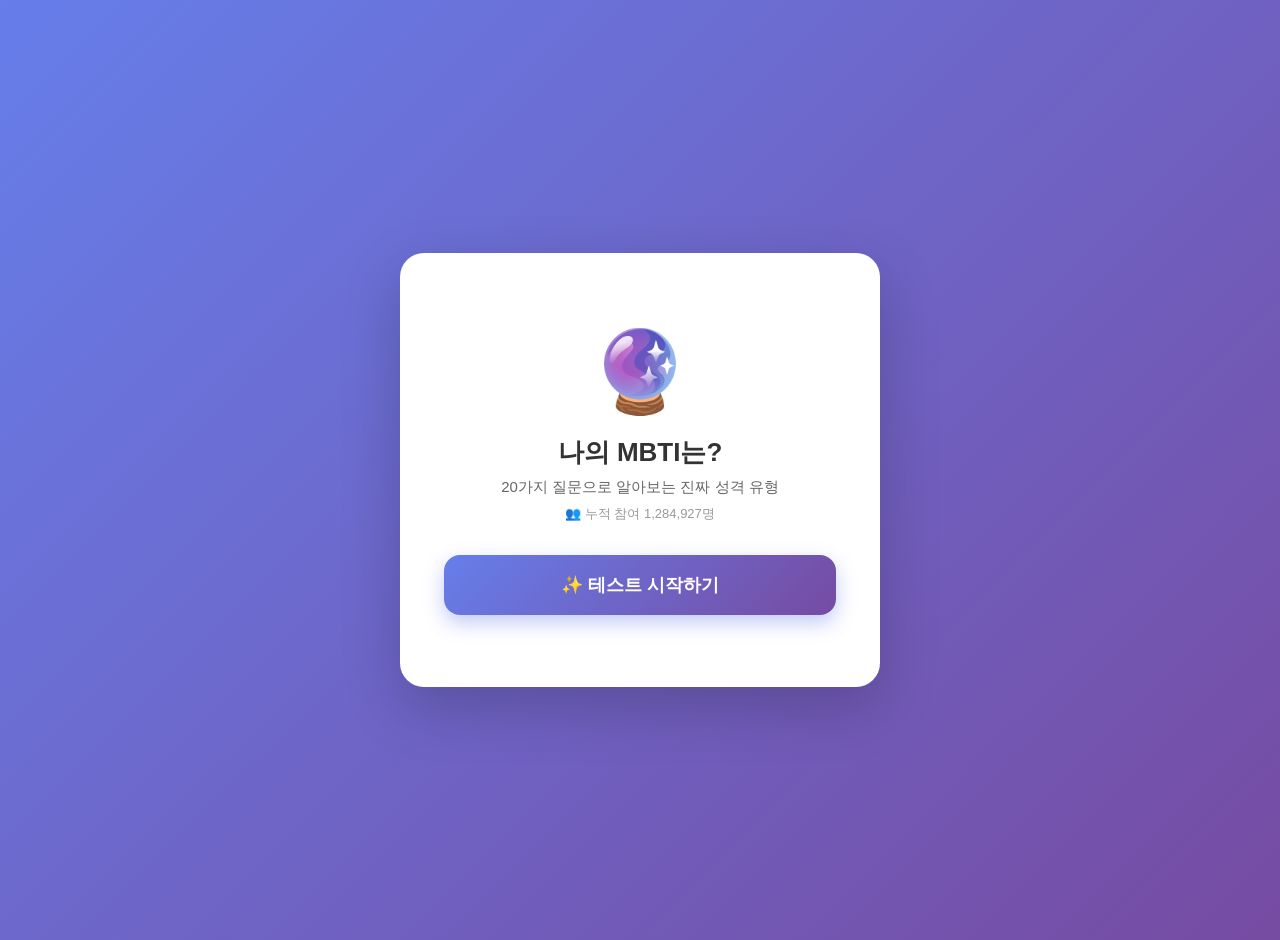
<file: index.html>
<!DOCTYPE html>
<html lang="ko">
<head>
<meta charset="UTF-8">
<meta name="viewport" content="width=device-width, initial-scale=1.0">
<title>🔮 MBTI 유형 검사하기 - 나의 진짜 성격은?</title>
<meta name="description" content="20가지 질문으로 알아보는 나의 MBTI 유형! 무료 성격 유형 검사">
<meta property="og:title" content="MBTI 유형 검사하기 - 나의 진짜 성격은?" />
<meta property="og:description" content="20가지 질문으로 알아보는 나의 MBTI 유형! 무료 성격 유형 검사" />
<meta property="og:type" content="website" />
<meta property="og:url" content="https://mind-lab-kr.github.io/-mbti-site/" />
<meta property="og:image" content="https://mind-lab-kr.github.io/-mbti-site/images/og-image.jpg?v=1" />
<meta property="og:image:width" content="1200" />
<meta property="og:image:height" content="630" />
<meta property="og:locale" content="ko_KR" />
<meta property="og:site_name" content="심리연구소" />  
<link rel="stylesheet" href="css/style.css">
</head>
<body>

<!-- 시작 화면 -->
<div id="ms-start" class="ms-screen active">
  <div class="container">
    <div style="text-align:center;padding:40px 20px;">
      <div style="font-size:80px;margin-bottom:16px;">🔮</div>
      <h1 style="font-size:26px;font-weight:900;color:#333;margin-bottom:8px;">나의 MBTI는?</h1>
      <p style="color:#666;font-size:15px;margin-bottom:8px;">20가지 질문으로 알아보는 진짜 성격 유형</p>
      <p style="color:#999;font-size:13px;margin-bottom:32px;">👥 누적 참여 1,284,927명</p>
      <button class="btn-start" onclick="msStart()">✨ 테스트 시작하기</button>
    </div>
  </div>
</div>

<!-- 테스트 화면 -->
<div id="ms-test" class="ms-screen">
  <div class="container">
    <div style="padding:20px;">
      <div style="display:flex;justify-content:space-between;align-items:center;margin-bottom:8px;">
        <span id="ms-prog-txt" style="font-size:13px;color:#666;"></span>
        <span id="ms-prog-pct" style="font-size:13px;color:#764ba2;font-weight:700;"></span>
      </div>
      <div style="background:#eee;border-radius:10px;height:8px;margin-bottom:24px;">
        <div id="ms-prog-fill" style="background:linear-gradient(135deg,#667eea,#764ba2);height:8px;border-radius:10px;transition:width 0.4s;width:0%;"></div>
      </div>
      <div style="text-align:center;margin-bottom:24px;">
        <div id="ms-q-emoji" style="font-size:50px;margin-bottom:12px;"></div>
        <p id="ms-q-text" style="font-size:18px;font-weight:700;color:#333;line-height:1.5;"></p>
      </div>
      <button id="ms-btn-a" class="btn-answer" onclick="msAnswer('a')"></button>
      <button id="ms-btn-b" class="btn-answer" onclick="msAnswer('b')"></button>
    </div>
  </div>
</div>

<!-- 로딩 화면 -->
<div id="ms-loading" class="ms-screen">
  <div class="container">
    <div style="text-align:center;padding:60px 20px;">
      <div style="font-size:60px;margin-bottom:20px;">🔮</div>
      <p style="font-size:18px;font-weight:700;color:#333;margin-bottom:20px;">분석 중...</p>
      <div style="background:#eee;border-radius:10px;height:10px;">
        <div id="ms-load-fill" style="background:linear-gradient(135deg,#667eea,#764ba2);height:10px;border-radius:10px;transition:width 0.1s;width:0%;"></div>
      </div>
    </div>
  </div>
</div>

<!-- 결과 화면 -->
<div id="ms-result" class="ms-screen">
  <div class="container" style="padding:0;overflow:hidden;">
    <div id="ms-res-header" style="padding:30px 20px;text-align:center;color:white;">
      <div id="ms-res-emoji" style="font-size:70px;margin-bottom:10px;"></div>
      <div id="ms-res-type" style="font-size:48px;font-weight:900;"></div>
      <div id="ms-res-name" style="font-size:22px;font-weight:700;margin-top:4px;opacity:0.9;"></div>
    </div>
    <div style="padding:24px 20px;">

      <div class="result-section">
        <h3>🌟 같은 유형의 유명인</h3>
        <p class="section-text" id="ms-famous"></p>
      </div>

      <div class="result-section">
        <h3>✨ 성격 설명</h3>
        <p class="section-text" id="ms-desc"></p>
      </div>

      <div class="result-section">
        <h3>🛍️ 내 유형 추천 아이템</h3>
        <div id="ms-products" style="margin-top:12px;"></div>
        <p style="font-size:11px;color:#bbb;text-align:center;margin-top:8px;">이 포스팅은 쿠팡 파트너스 활동의 일환으로, 이에 따른 일정액의 수수료를 제공받습니다.</p>
      </div>

      <div class="share-section">
        <h3>📢 친구에게 공유하기</h3>
        <p class="share-sub">친구의 MBTI도 알아보세요!</p>
        <button class="share-btn copy" onclick="msShare()">🔗 링크 복사하기</button>
      </div>

      <div class="result-section">
        <h3>📊 나의 성향 비율</h3>
        <div style="margin-top:10px;">
          <div style="display:flex;justify-content:space-between;font-size:13px;margin-bottom:4px;">
            <span id="lbl-e"></span><span id="lbl-i"></span>
          </div>
          <div style="background:#eee;border-radius:10px;height:10px;margin-bottom:12px;">
            <div id="bar-e" style="background:linear-gradient(135deg,#667eea,#764ba2);height:10px;border-radius:10px;transition:width 1s;"></div>
          </div>
          <div style="display:flex;justify-content:space-between;font-size:13px;margin-bottom:4px;">
            <span id="lbl-n"></span><span id="lbl-s"></span>
          </div>
          <div style="background:#eee;border-radius:10px;height:10px;margin-bottom:12px;">
            <div id="bar-n" style="background:linear-gradient(135deg,#667eea,#764ba2);height:10px;border-radius:10px;transition:width 1s;"></div>
          </div>
          <div style="display:flex;justify-content:space-between;font-size:13px;margin-bottom:4px;">
            <span id="lbl-t"></span><span id="lbl-f"></span>
          </div>
          <div style="background:#eee;border-radius:10px;height:10px;margin-bottom:12px;">
            <div id="bar-t" style="background:linear-gradient(135deg,#667eea,#764ba2);height:10px;border-radius:10px;transition:width 1s;"></div>
          </div>
          <div style="display:flex;justify-content:space-between;font-size:13px;margin-bottom:4px;">
            <span id="lbl-p"></span><span id="lbl-j"></span>
          </div>
          <div style="background:#eee;border-radius:10px;height:10px;margin-bottom:12px;">
            <div id="bar-p" style="background:linear-gradient(135deg,#667eea,#764ba2);height:10px;border-radius:10px;transition:width 1s;"></div>
          </div>
        </div>
      </div>

      <div class="result-section">
        <h3>💪 강점</h3>
        <p class="section-text" id="ms-str"></p>
      </div>

      <div class="result-section">
        <h3>😅 약점</h3>
        <p class="section-text" id="ms-weak"></p>
      </div>

      <div class="result-section">
        <h3>💕 연애 스타일</h3>
        <p class="section-text" id="ms-love"></p>
      </div>

      <div class="result-section">
        <h3>💼 추천 직업</h3>
        <p class="section-text" id="ms-job"></p>
      </div>

      <div class="result-section">
        <h3>🤝 궁합</h3>
        <p class="section-text" id="ms-compat"></p>
      </div>

      <button class="btn-retry" onclick="msRetry()">🔄 다시 테스트하기</button>

    </div>
  </div>
</div>

<script src="js/mbti.js"></script>
</body>
</html>
</file>
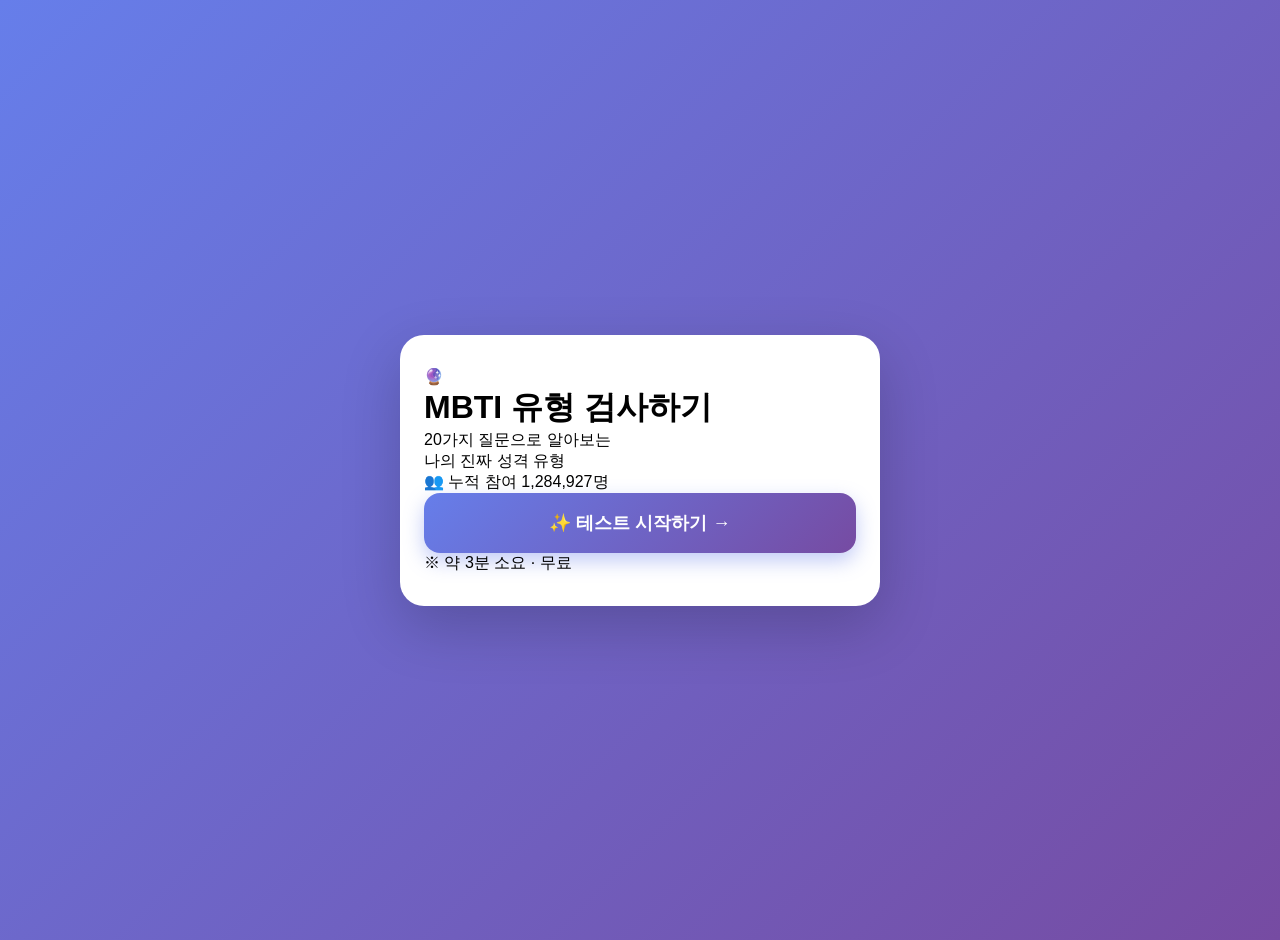
<file: result.html>
<!DOCTYPE html>
<html lang="ko">
<head>
    <meta charset="UTF-8">
    <meta name="viewport" content="width=device-width, initial-scale=1.0">
    <title>🔮 MBTI 유형 검사하기 - 나의 진짜 성격은?</title>
    <link rel="stylesheet" href="css/style.css">
    <meta name="description" content="나의 진짜 성격 유형은? 20가지 질문으로 알아보는 MBTI 테스트! 지금 바로 시작해보세요 ✨" />
    <meta name="keywords" content="MBTI 테스트, 성격유형검사, MBTI 무료, MBTI 검사, 성격테스트" />
    <meta property="og:title" content="🔮 MBTI 유형 검사하기" />
    <meta property="og:description" content="나의 진짜 성격 유형은? 20가지 질문으로 알아보는 MBTI 테스트!" />
    <meta property="og:type" content="website" />
    <meta property="og:url" content="https://mind-lab-kr.github.io/-mbti-site\" />
    <meta property="og:image" content="https://mind-lab-kr.github.io/-mbti-site/images/og-image.jpg" />
    <meta property="og:locale" content="ko_KR" />
    <meta property="og:site_name" content="심리테스트 연구소" />
</head>
<body>

    <!-- 시작 화면 -->
    <div id="ms-start" class="ms-screen active">
        <div class="container">
            <div class="emoji-big">🔮</div>
            <h1>MBTI 유형 검사하기</h1>
            <p class="subtitle">20가지 질문으로 알아보는<br>나의 진짜 성격 유형</p>
            <div class="stats">
                <span>👥 누적 참여 1,284,927명</span>
            </div>
            <button class="btn-start" onclick="msStart()">✨ 테스트 시작하기 →</button>
            <p class="notice">※ 약 3분 소요 · 무료</p>
        </div>
    </div>

    <!-- 테스트 화면 -->
    <div id="ms-test" class="ms-screen">
        <div class="container">
            <div class="progress-wrap">
                <div class="progress-info">
                    <span id="ms-prog-txt">1 / 20</span>
                    <span id="ms-prog-pct">0%</span>
                </div>
                <div class="progress-bar">
                    <div class="progress-fill" id="ms-prog-fill"></div>
                </div>
            </div>
            <div class="question-card">
                <div class="q-emoji" id="ms-q-emoji"></div>
                <h2 class="question" id="ms-q-text"></h2>
            </div>
            <div class="answers">
                <button class="answer-btn" id="ms-btn-a" onclick="msAnswer('a')"></button>
                <button class="answer-btn" id="ms-btn-b" onclick="msAnswer('b')"></button>
            </div>
        </div>
    </div>

    <!-- 로딩 화면 -->
    <div id="ms-loading" class="ms-screen">
        <div class="container">
            <div class="loading-emoji">🔮</div>
            <h2>분석 중...</h2>
            <p>당신의 성격 유형을 분석하고 있어요</p>
            <div class="loading-bar">
                <div class="loading-fill" id="ms-load-fill"></div>
            </div>
        </div>
    </div>

    <!-- 결과 화면 -->
    <div id="ms-result" class="ms-screen">
        <div class="container" style="padding:0;overflow:hidden;">

            <!-- 상단 헤더 -->
            <div id="ms-res-header" style="padding:30px 20px;text-align:center;color:white;">
                <div id="ms-res-emoji" style="font-size:70px;margin-bottom:10px;"></div>
                <div id="ms-res-type" style="font-size:48px;font-weight:900;"></div>
                <div id="ms-res-name" style="font-size:22px;font-weight:700;margin-top:4px;opacity:0.9;"></div>
            </div>

            <div style="padding:24px 20px;">

                <!-- 1순위: 성격 설명 -->
                <div class="result-section">
                    <h3>✨ 성격 설명</h3>
                    <p class="section-text" id="ms-desc"></p>
                </div>

                <!-- 2순위: 추천 아이템 -->
                <div class="product-section">
                    <h3>🛍️ 내 유형 추천 아이템</h3>
                    <div id="ms-products"></div>
                    <p style="font-size:11px;color:#bbb;text-align:center;margin-top:10px;">
                        이 포스팅은 쿠팡 파트너스 활동의 일환으로, 이에 따른 일정액의 수수료를 제공받습니다.
                    </p>
                </div>

                <!-- 3순위: 링크 복사 -->
                <div class="share-section">
                    <h3>📢 친구에게 공유하기</h3>
                    <p class="share-sub">친구의 MBTI도 알아보세요!</p>
                    <button class="share-btn copy" onclick="msShare()">🔗 링크 복사하기</button>
                </div>

                <!-- 4순위: 성향 비율 -->
                <div class="result-section">
                    <h3>📊 나의 성향 비율</h3>
                    <div style="margin-top:10px;">
                        <div style="display:flex;justify-content:space-between;font-size:13px;margin-bottom:4px;">
                            <span id="lbl-e"></span><span id="lbl-i"></span>
                        </div>
                        <div style="background:#eee;border-radius:10px;height:10px;margin-bottom:12px;">
                            <div id="bar-e" style="background:linear-gradient(135deg,#667eea,#764ba2);height:10px;border-radius:10px;transition:width 1s;"></div>
                        </div>
                        <div style="display:flex;justify-content:space-between;font-size:13px;margin-bottom:4px;">
                            <span id="lbl-n"></span><span id="lbl-s"></span>
                        </div>
                        <div style="background:#eee;border-radius:10px;height:10px;margin-bottom:12px;">
                            <div id="bar-n" style="background:linear-gradient(135deg,#667eea,#764ba2);height:10px;border-radius:10px;transition:width 1s;"></div>
                        </div>
                        <div style="display:flex;justify-content:space-between;font-size:13px;margin-bottom:4px;">
                            <span id="lbl-t"></span><span id="lbl-f"></span>
                        </div>
                        <div style="background:#eee;border-radius:10px;height:10px;margin-bottom:12px;">
                            <div id="bar-t" style="background:linear-gradient(135deg,#667eea,#764ba2);height:10px;border-radius:10px;transition:width 1s;"></div>
                        </div>
                        <div style="display:flex;justify-content:space-between;font-size:13px;margin-bottom:4px;">
                            <span id="lbl-p"></span><span id="lbl-j"></span>
                        </div>
                        <div style="background:#eee;border-radius:10px;height:10px;margin-bottom:12px;">
                            <div id="bar-p" style="background:linear-gradient(135deg,#667eea,#764ba2);height:10px;border-radius:10px;transition:width 1s;"></div>
                        </div>
                    </div>
                </div>

                <!-- 5순위: 강점 -->
                <div class="result-section">
                    <h3>💪 강점</h3>
                    <p class="section-text" id="ms-str"></p>
                </div>

                <!-- 6순위: 약점 -->
                <div class="result-section">
                    <h3>😅 약점</h3>
                    <p class="section-text" id="ms-weak"></p>
                </div>

                <!-- 7순위: 연애 스타일 -->
                <div class="result-section">
                    <h3>💕 연애 스타일</h3>
                    <p class="section-text" id="ms-love"></p>
                </div>

                <!-- 8순위: 추천 직업 -->
                <div class="result-section">
                    <h3>💼 추천 직업</h3>
                    <p class="section-text" id="ms-job"></p>
                </div>

                <!-- 9순위: 같은 유형 유명인 -->
                <div class="result-section">
                    <h3>🌟 같은 유형의 유명인</h3>
                    <p class="section-text" id="ms-famous"></p>
                </div>

                <!-- 10순위: 궁합 -->
                <div class="result-section">
                    <h3>🤝 궁합</h3>
                    <p class="section-text" id="ms-compat"></p>
                </div>

                <!-- 다시 테스트 -->
                <button class="btn-retry" onclick="msRetry()">🔄 다시 테스트하기</button>

            </div>
        </div>
    </div>

    <script src="js/mbti.js"></script>
</body>
</html>
</file>
<file: css/style.css>
*{margin:0;padding:0;box-sizing:border-box;}
body{
  min-height:100vh;
  background:linear-gradient(135deg,#667eea,#764ba2);
  display:flex;
  align-items:center;
  justify-content:center;
  font-family:'Segoe UI',sans-serif;
  padding:20px;
}
.ms-screen{display:none;}
.ms-screen.active{display:flex;align-items:center;justify-content:center;width:100%;min-height:100vh;}
.container{
  background:white;
  border-radius:24px;
  padding:32px 24px;
  max-width:480px;
  width:100%;
  box-shadow:0 20px 60px rgba(0,0,0,0.2);
}
.btn-start{
  display:block;
  width:100%;
  padding:18px;
  background:linear-gradient(135deg,#667eea,#764ba2);
  color:white;
  border:none;
  border-radius:16px;
  font-size:18px;
  font-weight:800;
  cursor:pointer;
  transition:transform 0.2s,box-shadow 0.2s;
  box-shadow:0 8px 20px rgba(102,126,234,0.4);
}
.btn-start:hover{transform:translateY(-2px);box-shadow:0 12px 28px rgba(102,126,234,0.5);}
.btn-start:active{transform:translateY(0);}
.btn-answer{
  display:block;
  width:100%;
  padding:16px 20px;
  margin-bottom:12px;
  background:#f8f0ff;
  border:2px solid #e8d5ff;
  border-radius:14px;
  font-size:15px;
  font-weight:600;
  color:#333;
  cursor:pointer;
  text-align:left;
  transition:all 0.2s;
}
.btn-answer:hover{background:#ede0ff;border-color:#764ba2;transform:translateX(4px);}
.btn-retry{
  display:block;
  width:100%;
  padding:16px;
  background:linear-gradient(135deg,#667eea,#764ba2);
  color:white;
  border:none;
  border-radius:16px;
  font-size:16px;
  font-weight:800;
  cursor:pointer;
  margin-top:24px;
  transition:transform 0.2s,box-shadow 0.2s;
  box-shadow:0 8px 20px rgba(102,126,234,0.4);
}
.btn-retry:hover{transform:translateY(-2px);}
.result-section{
  background:#f8f0ff;
  border-radius:16px;
  padding:16px;
  margin-bottom:16px;
}
.result-section h3{
  font-size:15px;
  font-weight:800;
  color:#764ba2;
  margin-bottom:8px;
}
.section-text{
  font-size:14px;
  color:#444;
  line-height:1.7;
}
.share-section{
  text-align:center;
  margin-bottom:16px;
  padding:16px;
  background:#fff5f5;
  border-radius:16px;
}
.share-section h3{
  font-size:15px;
  font-weight:800;
  color:#ff6b6b;
  margin-bottom:6px;
}
.share-sub{
  font-size:13px;
  color:#999;
  margin-bottom:12px;
}
@keyframes shake{
  0%,100%{transform:translateX(0);}
  20%{transform:translateX(-4px);}
  40%{transform:translateX(4px);}
  60%{transform:translateX(-3px);}
  80%{transform:translateX(3px);}
}
.share-btn.copy{
  display:inline-block;
  padding:14px 28px;
  background:linear-gradient(135deg,#ff6b6b,#ff8e53);
  color:white;
  border:none;
  border-radius:50px;
  font-size:15px;
  font-weight:800;
  cursor:pointer;
  box-shadow:0 6px 20px rgba(255,107,107,0.4);
  animation:shake 1.5s infinite;
}
.ms-prod-card{
  display:flex;
  align-items:center;
  background:white;
  border:1.5px solid #e8d5ff;
  border-radius:12px;
  padding:12px 14px;
  margin-bottom:10px;
  text-decoration:none;
  color:#333;
  transition:all 0.2s;
}
.ms-prod-card:hover{background:#f8f0ff;border-color:#764ba2;transform:translateX(4px);}
.ms-prod-icon{font-size:28px;margin-right:12px;}
.ms-prod-info{flex:1;}
.ms-prod-name{display:block;font-size:14px;font-weight:700;color:#333;}
.ms-prod-sub{display:block;font-size:12px;color:#999;margin-top:2px;}
.ms-prod-arrow{font-size:18px;color:#764ba2;font-weight:700;}
@media(max-width:480px){
  .container{padding:24px 16px;}
  .btn-start{font-size:16px;padding:16px;}
}
</file>
